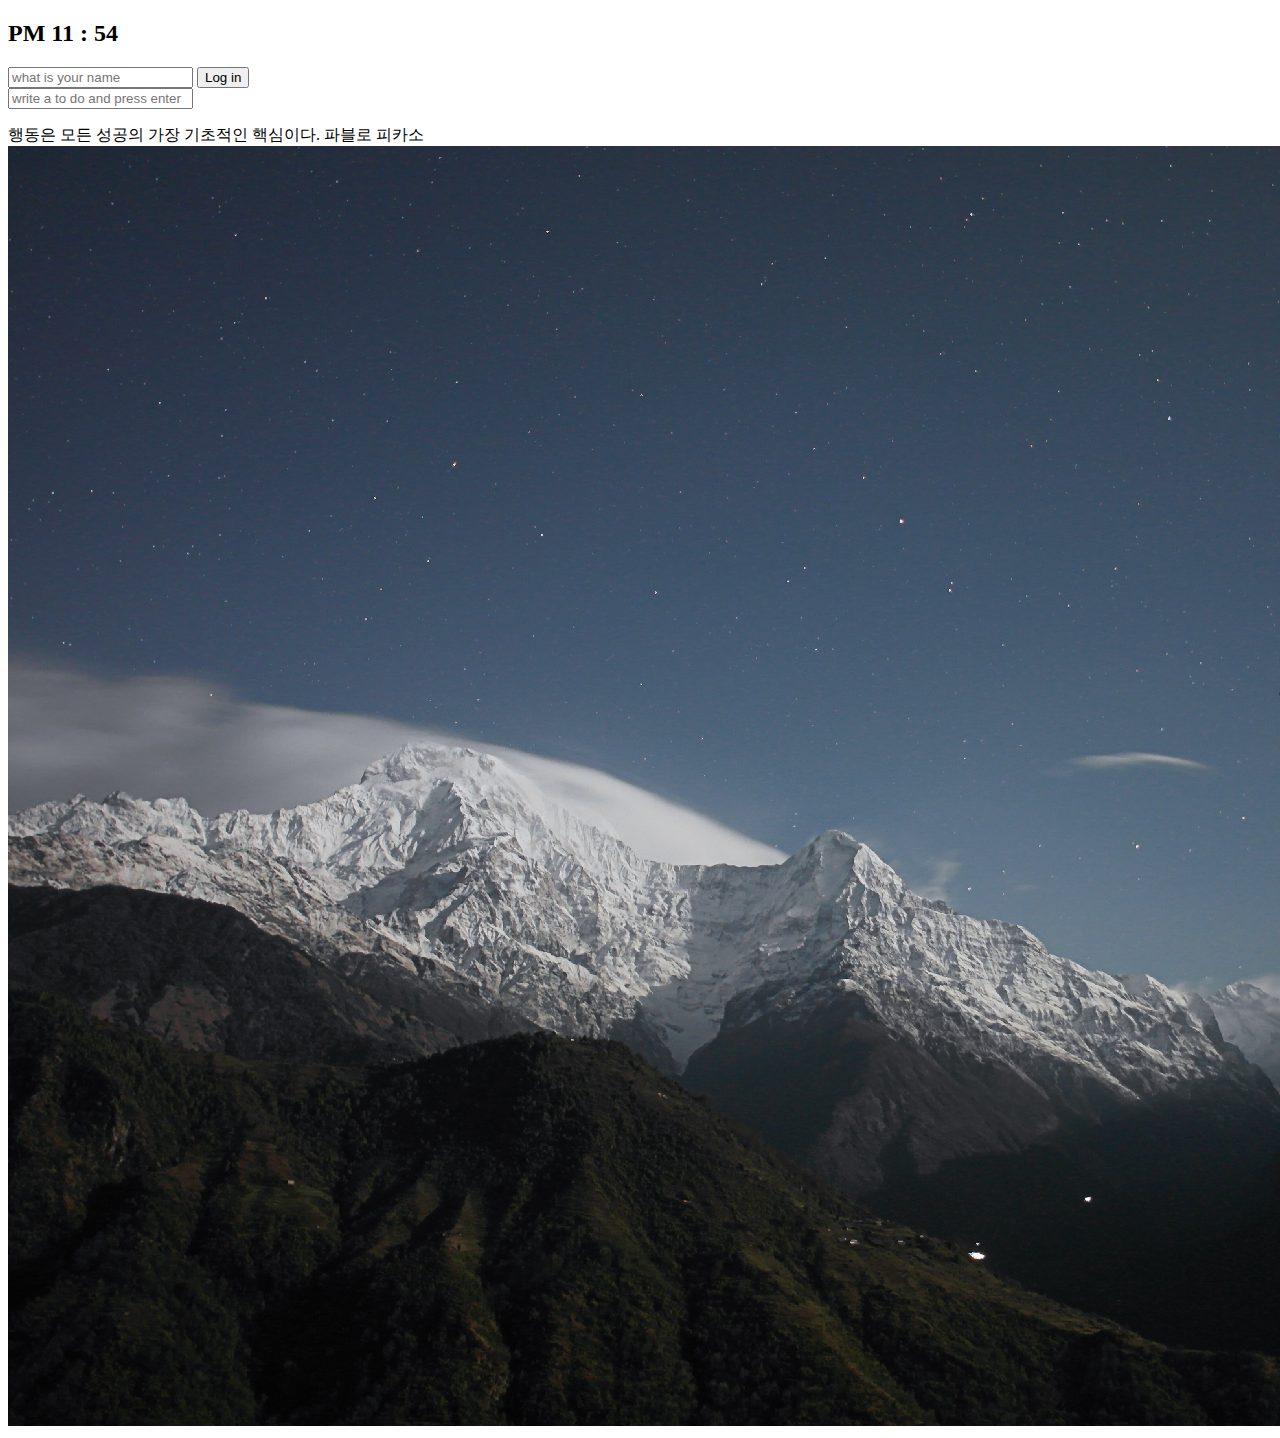
<file: index.html>
<!DOCTYPE html>
<html lang="en">
<head>
    <meta charset="UTF-8">
    <meta http-equiv="X-UA-Compatible">
    <meta name="viewport" content="width=device-width, initial-scale=1.0">
    <link rel="stylesheet" href="css/style.css"/>
    <title>momentum</title>
</head>
<body>
    <h2 id="clock">00:00:00</h2>
    <form id="login-form">
        <input required maxlength="15" type="text" placeholder="what is your name"/>
        <input type="submit" value="Log in"/>
    </form>
    <h1 id="greeting" class="hidden"></h1>
    <form id="todo-form">
        <input type="text" placeholder="write a to do and press enter">
    </form>
    <ul id="todo-list">
        
    </ul>
    <div id="quote">
        <span></span>
        <span></span>
    </div>
    
    <script src="js/greeting.js"></script>
    <script src="js/clock.js"></script>
    <script src="js/quotes.js"></script>
    <script src="js/background.js"></script>
    <script src="js/todo.js"></script>
    <script src="js/weather.js"></script>
</body>
</html>
</file>
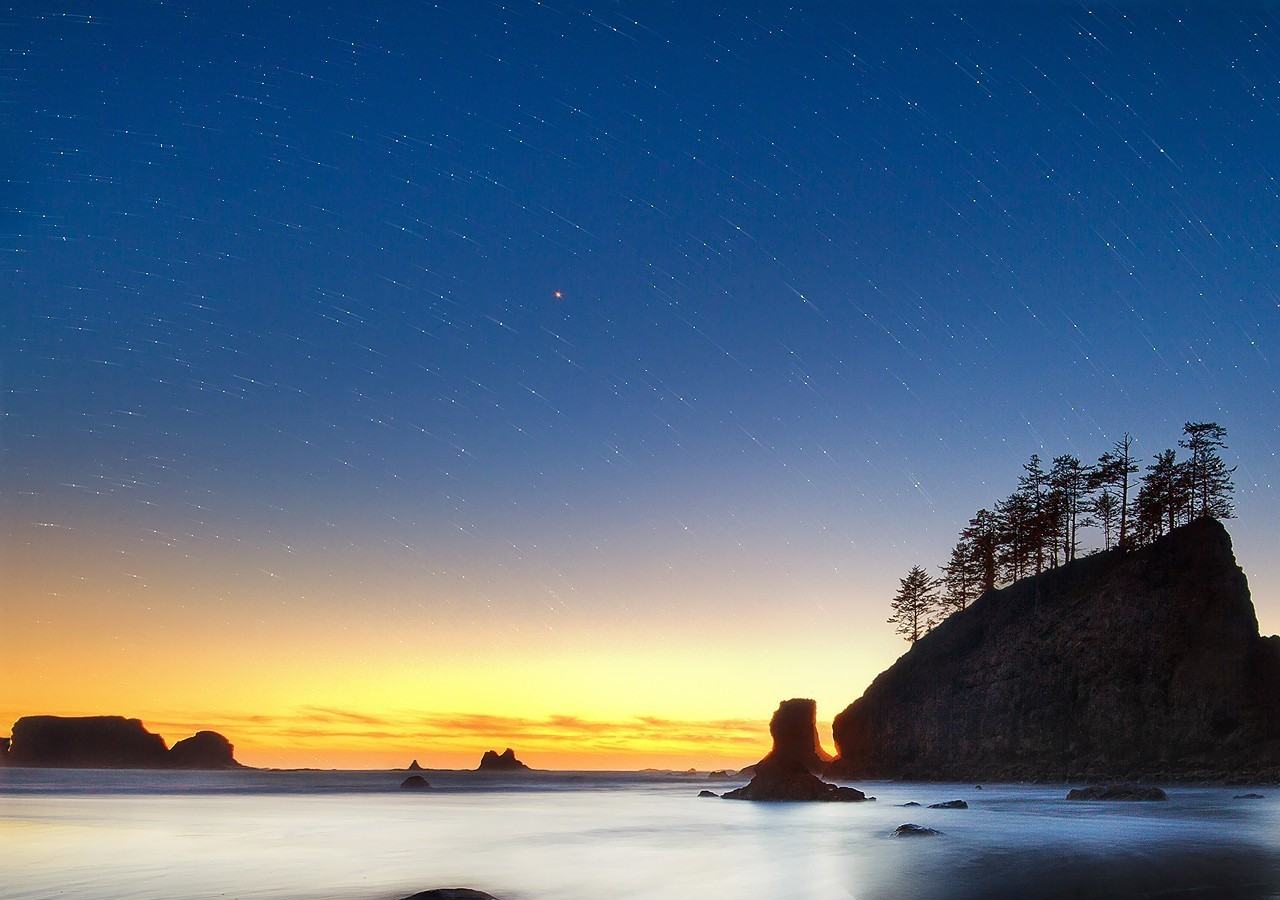
<file: test.html>
<html>
    <head>
        <style>

            body {
                transition: all 3s;
                background-image: url('img/white.png');
            }
        </style>

    </head>
    <body>
        
    </body>
    <script>
        window.onload = function() {
            onloadImage();
        }

        function onloadImage() {
            document.body.style.backgroundImage = 'url(' + `img/6.jpg` + ')';
           
            
        }
    </script>

</html>
</file>
<file: css/style.css>
.hidden {
    display: none;
}
</file>
